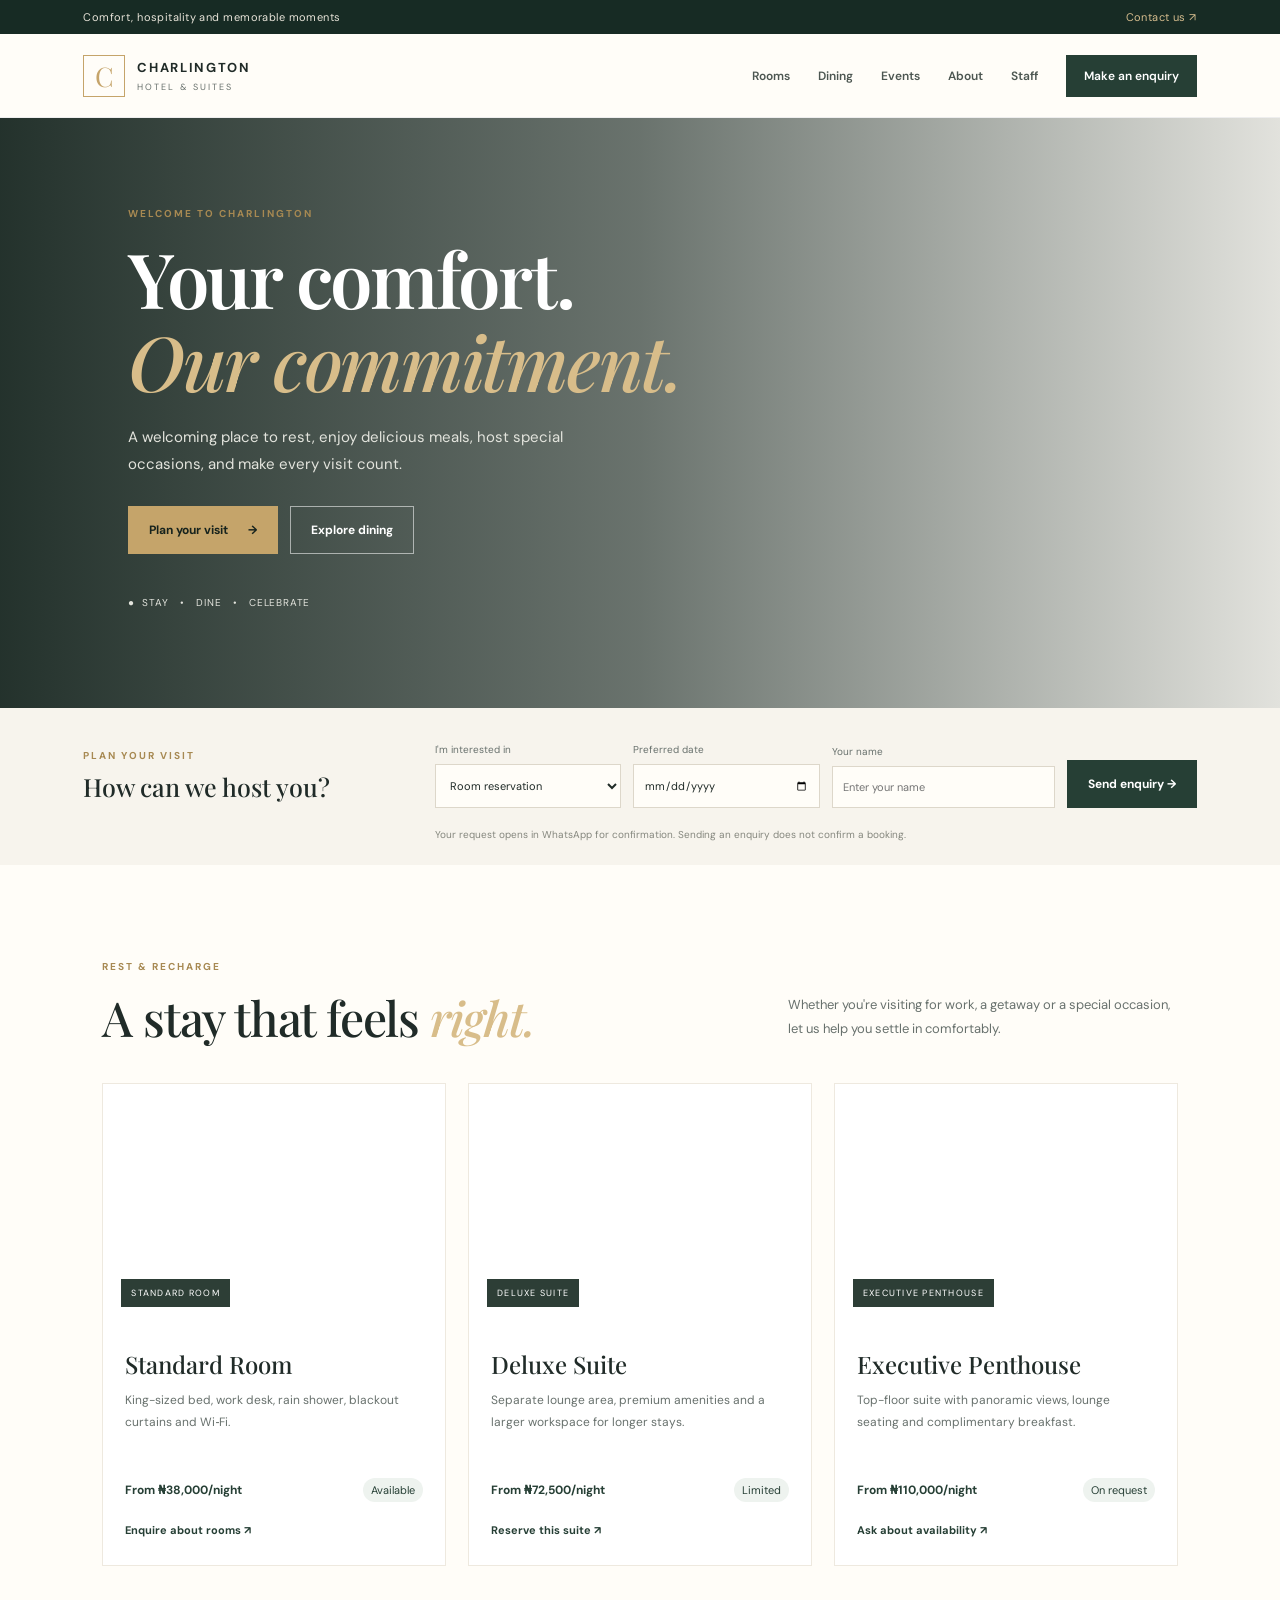
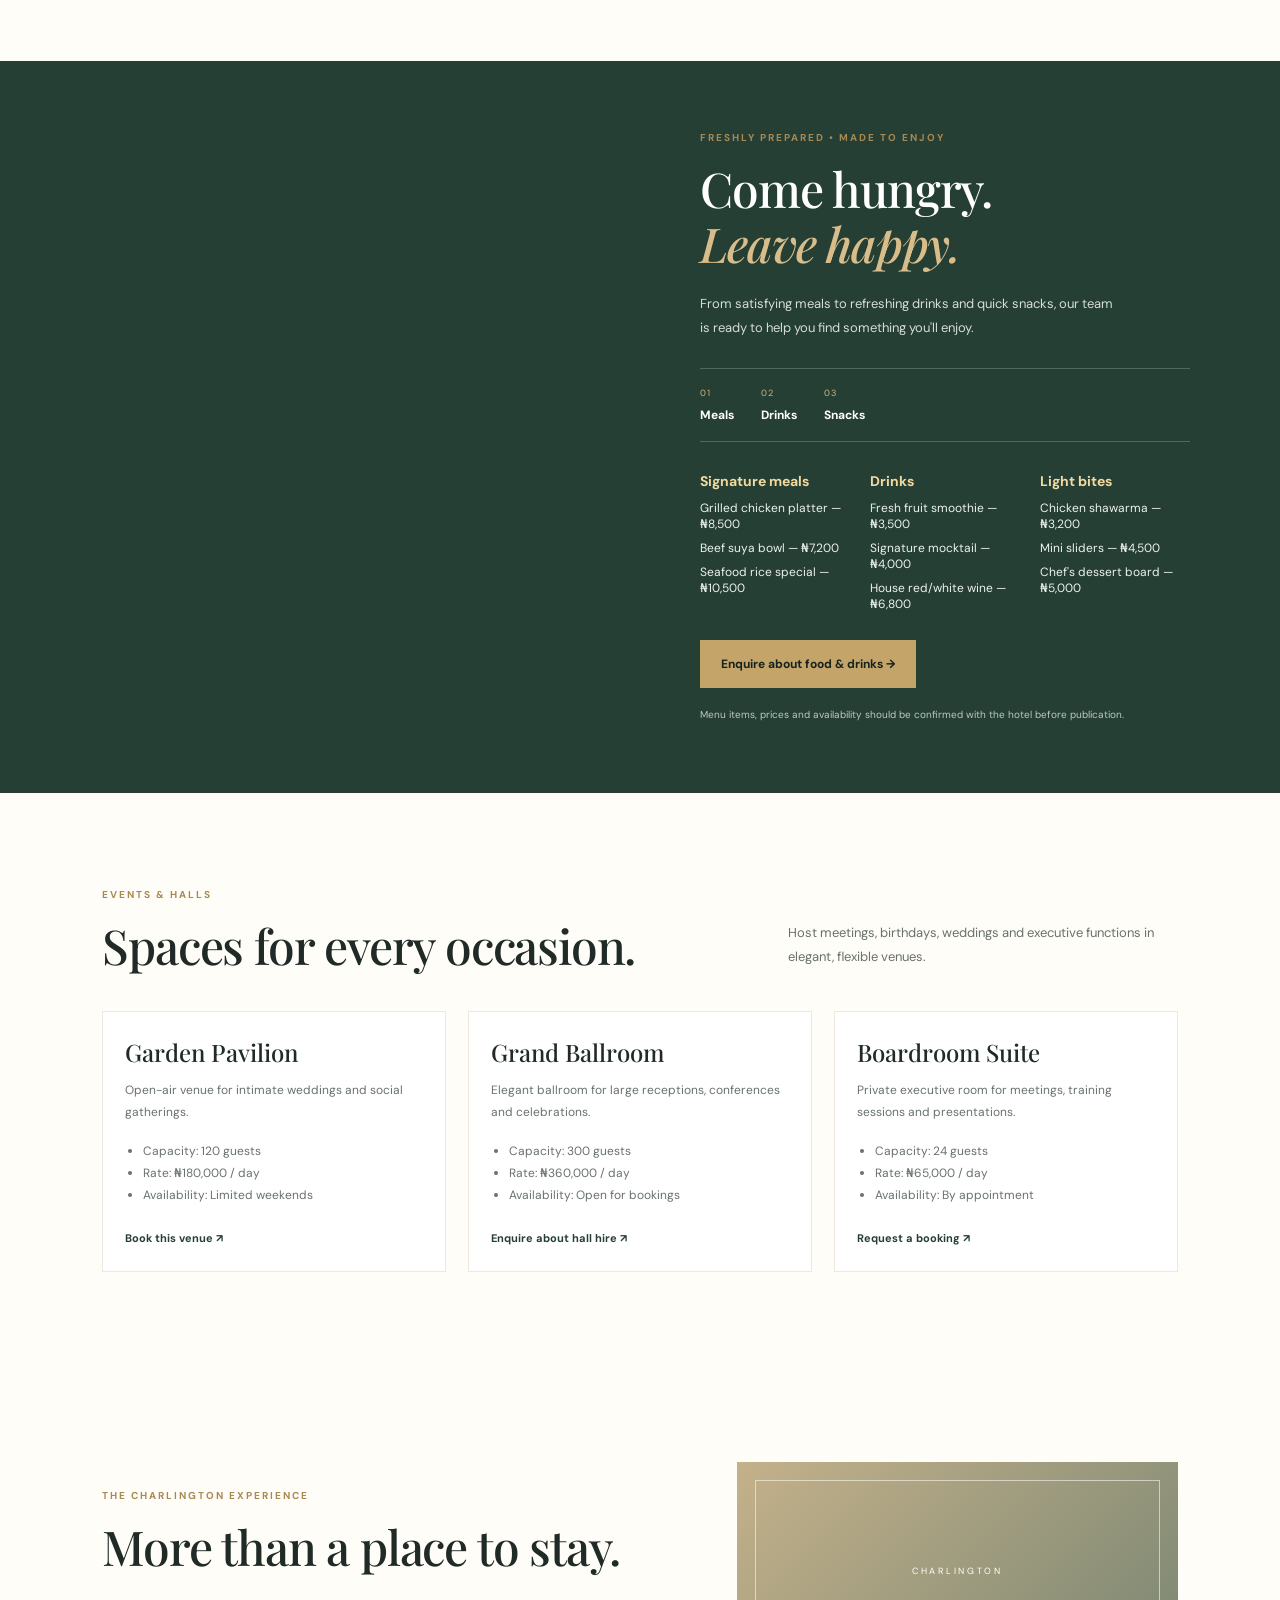
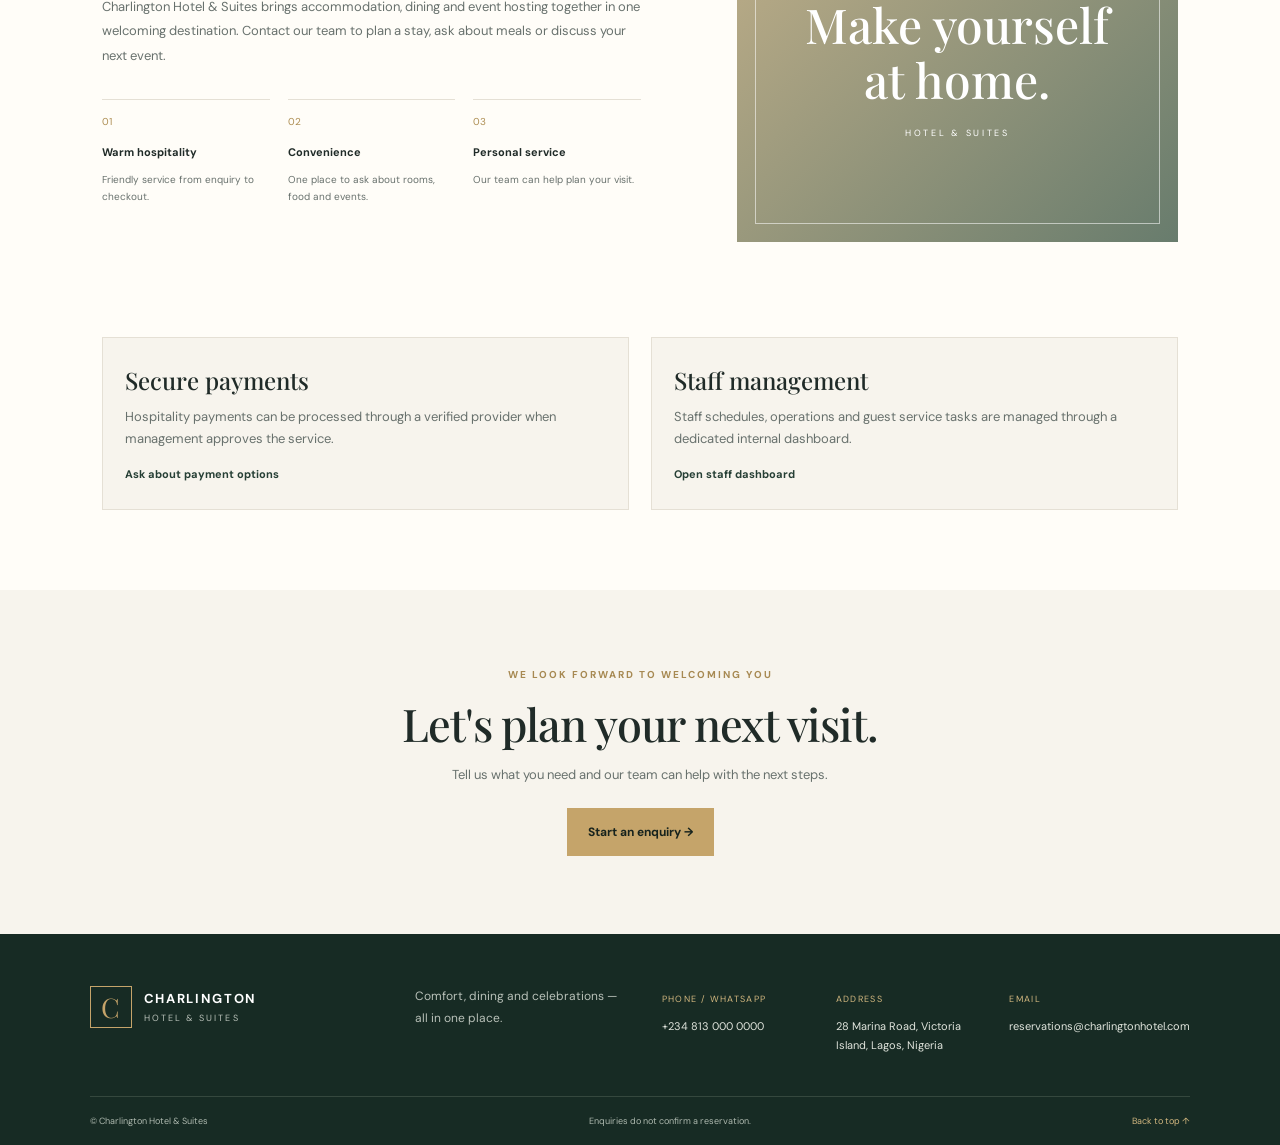
<file: index.html>
<!DOCTYPE html>
<html lang="en">
  <head>
    <meta charset="UTF-8" />
    <meta name="viewport" content="width=device-width, initial-scale=1.0" />
    <meta
      name="description"
      content="Charlington Hotel & Suites — rooms, dining, events, and hospitality."
    />
    <title>Charlington Hotel & Suites | Stay • Dine • Celebrate</title>

    <link rel="preconnect" href="https://fonts.googleapis.com" />
    <link rel="preconnect" href="https://fonts.gstatic.com" crossorigin />
    <link
      href="https://fonts.googleapis.com/css2?family=DM+Sans:wght@400;500;600;700&family=Playfair+Display:wght@500;600;700&display=swap"
      rel="stylesheet"
    />

    <link rel="stylesheet" href="style.css" />
  </head>
  <body>
    <div class="topbar">
      <span>Comfort, hospitality and memorable moments</span>
      <a href="#contact">Contact us ↗</a>
    </div>

    <header class="header">
      <a class="brand" href="#home" aria-label="Charlington Home">
        <span class="monogram">C</span>
        <span>
          <b>CHARLINGTON</b>
          <small>HOTEL &amp; SUITES</small>
        </span>
      </a>

      <button class="menu-toggle" id="menuToggle" aria-label="Toggle navigation" aria-expanded="false">
        ☰
      </button>

      <nav id="nav" aria-label="Main navigation">
        <a href="#rooms">Rooms</a>
        <a href="#dining">Dining</a>
        <a href="#events">Events</a>
        <a href="#about">About</a>
        <a href="staff-dashboard.html">Staff</a>
        <a class="nav-button" href="#booking">Make an enquiry</a>
      </nav>
    </header>

    <main>
      <section class="hero" id="home">
        <div class="hero-inner">
          <p class="eyebrow">WELCOME TO CHARLINGTON</p>
          <h1>
            Your comfort.<br />
            <em>Our commitment.</em>
          </h1>
          <p class="hero-copy">
            A welcoming place to rest, enjoy delicious meals, host special occasions,
            and make every visit count.
          </p>

          <div class="actions">
            <a class="button gold" href="#booking">Plan your visit <span>→</span></a>
            <a class="button outline" href="#dining">Explore dining</a>
          </div>

          <p class="hero-note">● &nbsp;STAY &nbsp; • &nbsp; DINE &nbsp; • &nbsp; CELEBRATE</p>
        </div>
      </section>

      <section class="booking" id="booking">
        <div>
          <p class="eyebrow">PLAN YOUR VISIT</p>
          <h2>How can we host you?</h2>
        </div>

        <form id="bookingForm">
          <label>
            I'm interested in
            <select id="bookingType">
              <option>Room reservation</option>
              <option>Food or drink order</option>
              <option>Hall or event booking</option>
              <option>General enquiry</option>
            </select>
          </label>

          <label>
            Preferred date
            <input id="bookingDate" type="date" />
          </label>

          <label>
            Your name
            <input id="guestName" required placeholder="Enter your name" />
          </label>

          <button class="button dark" type="submit">Send enquiry →</button>
        </form>

        <p class="form-help">
          Your request opens in WhatsApp for confirmation. Sending an enquiry does not
          confirm a booking.
        </p>
      </section>

      <section class="section" id="rooms">
        <div class="section-heading">
          <div>
            <p class="eyebrow">REST &amp; RECHARGE</p>
            <h2>A stay that feels <em>right.</em></h2>
          </div>
          <p>
            Whether you're visiting for work, a getaway or a special occasion, let us
            help you settle in comfortably.
          </p>
        </div>

        <div class="cards room-grid">
          <article class="room-card">
            <div class="card-image room">
              <span>STANDARD ROOM</span>
            </div>
            <div class="card-copy">
              <h3>Standard Room</h3>
              <p>King-sized bed, work desk, rain shower, blackout curtains and Wi‑Fi.</p>
              <div class="price-row">
                <strong>From ₦38,000/night</strong>
                <span>Available</span>
              </div>
              <a href="#booking" data-type="Room reservation">Enquire about rooms ↗</a>
            </div>
          </article>

          <article class="room-card">
            <div class="card-image suite">
              <span>DELUXE SUITE</span>
            </div>
            <div class="card-copy">
              <h3>Deluxe Suite</h3>
              <p>Separate lounge area, premium amenities and a larger workspace for longer stays.</p>
              <div class="price-row">
                <strong>From ₦72,500/night</strong>
                <span>Limited</span>
              </div>
              <a href="#booking" data-type="Room reservation">Reserve this suite ↗</a>
            </div>
          </article>

          <article class="room-card">
            <div class="card-image executive">
              <span>EXECUTIVE PENTHOUSE</span>
            </div>
            <div class="card-copy">
              <h3>Executive Penthouse</h3>
              <p>Top-floor suite with panoramic views, lounge seating and complimentary breakfast.</p>
              <div class="price-row">
                <strong>From ₦110,000/night</strong>
                <span>On request</span>
              </div>
              <a href="#booking" data-type="Room reservation">Ask about availability ↗</a>
            </div>
          </article>
        </div>
      </section>

      <section class="dining-feature" id="dining">
        <div class="dining-photo" role="img" aria-label="Restaurant dining"></div>

        <div class="dining-copy">
          <p class="eyebrow">FRESHLY PREPARED • MADE TO ENJOY</p>
          <h2>Come hungry.<br /><em>Leave happy.</em></h2>
          <p>
            From satisfying meals to refreshing drinks and quick snacks, our team is
            ready to help you find something you'll enjoy.
          </p>

          <div class="menu-types">
            <span>01 <b>Meals</b></span>
            <span>02 <b>Drinks</b></span>
            <span>03 <b>Snacks</b></span>
          </div>

          <div class="menu-list">
            <div>
              <h4>Signature meals</h4>
              <ul>
                <li>Grilled chicken platter — ₦8,500</li>
                <li>Beef suya bowl — ₦7,200</li>
                <li>Seafood rice special — ₦10,500</li>
              </ul>
            </div>
            <div>
              <h4>Drinks</h4>
              <ul>
                <li>Fresh fruit smoothie — ₦3,500</li>
                <li>Signature mocktail — ₦4,000</li>
                <li>House red/white wine — ₦6,800</li>
              </ul>
            </div>
            <div>
              <h4>Light bites</h4>
              <ul>
                <li>Chicken shawarma — ₦3,200</li>
                <li>Mini sliders — ₦4,500</li>
                <li>Chef's dessert board — ₦5,000</li>
              </ul>
            </div>
          </div>

          <a class="button gold" href="#booking" data-type="Food or drink order">
            Enquire about food &amp; drinks →
          </a>

          <small>
            Menu items, prices and availability should be confirmed with the hotel before publication.
          </small>
        </div>
      </section>

      <section class="section" id="events">
        <div class="section-heading">
          <div>
            <p class="eyebrow">EVENTS &amp; HALLS</p>
            <h2>Spaces for every occasion.</h2>
          </div>
          <p>
            Host meetings, birthdays, weddings and executive functions in elegant, flexible venues.
          </p>
        </div>

        <div class="event-layout">
          <div class="event-card">
            <h3>Garden Pavilion</h3>
            <p>Open-air venue for intimate weddings and social gatherings.</p>
            <ul>
              <li>Capacity: 120 guests</li>
              <li>Rate: ₦180,000 / day</li>
              <li>Availability: Limited weekends</li>
            </ul>
            <a href="#booking" data-type="Hall or event booking">Book this venue ↗</a>
          </div>

          <div class="event-card">
            <h3>Grand Ballroom</h3>
            <p>Elegant ballroom for large receptions, conferences and celebrations.</p>
            <ul>
              <li>Capacity: 300 guests</li>
              <li>Rate: ₦360,000 / day</li>
              <li>Availability: Open for bookings</li>
            </ul>
            <a href="#booking" data-type="Hall or event booking">Enquire about hall hire ↗</a>
          </div>

          <div class="event-card">
            <h3>Boardroom Suite</h3>
            <p>Private executive room for meetings, training sessions and presentations.</p>
            <ul>
              <li>Capacity: 24 guests</li>
              <li>Rate: ₦65,000 / day</li>
              <li>Availability: By appointment</li>
            </ul>
            <a href="#booking" data-type="Hall or event booking">Request a booking ↗</a>
          </div>
        </div>
      </section>

      <section class="section about" id="about">
        <div>
          <p class="eyebrow">THE CHARLINGTON EXPERIENCE</p>
          <h2>More than a place to stay.</h2>
          <p class="about-text">
            Charlington Hotel &amp; Suites brings accommodation, dining and event hosting
            together in one welcoming destination. Contact our team to plan a stay, ask
            about meals or discuss your next event.
          </p>

          <div class="values">
            <div>
              <span>01</span>
              <b>Warm hospitality</b>
              <p>Friendly service from enquiry to checkout.</p>
            </div>

            <div>
              <span>02</span>
              <b>Convenience</b>
              <p>One place to ask about rooms, food and events.</p>
            </div>

            <div>
              <span>03</span>
              <b>Personal service</b>
              <p>Our team can help plan your visit.</p>
            </div>
          </div>
        </div>

        <div class="about-art">
          <div>
            <span>CHARLINGTON</span>
            <strong>Make yourself<br />at home.</strong>
            <small>HOTEL &amp; SUITES</small>
          </div>
        </div>
      </section>

      <section class="feature-strip">
        <article>
          <h3>Secure payments</h3>
          <p>Hospitality payments can be processed through a verified provider when management approves the service.</p>
          <a href="#contact">Ask about payment options</a>
        </article>
        <article>
          <h3>Staff management</h3>
          <p>Staff schedules, operations and guest service tasks are managed through a dedicated internal dashboard.</p>
          <a href="staff-dashboard.html">Open staff dashboard</a>
        </article>
      </section>

      <section class="cta">
        <p class="eyebrow">WE LOOK FORWARD TO WELCOMING YOU</p>
        <h2>Let's plan your next visit.</h2>
        <p>Tell us what you need and our team can help with the next steps.</p>
        <a class="button gold" href="#booking">Start an enquiry →</a>
      </section>
    </main>

    <footer id="contact">
      <div class="footer-main">
        <a class="brand footer-brand" href="#home">
          <span class="monogram">C</span>
          <span>
            <b>CHARLINGTON</b>
            <small>HOTEL &amp; SUITES</small>
          </span>
        </a>

        <p>Comfort, dining and celebrations — all in one place.</p>

        <div class="contact-details">
          <div>
            <span>PHONE / WHATSAPP</span>
            <a id="phoneLink" href="tel:+2348130000000">+234 813 000 0000</a>
          </div>

          <div>
            <span>ADDRESS</span>
            <p id="hotelAddress">28 Marina Road, Victoria Island, Lagos, Nigeria</p>
          </div>

          <div>
            <span>EMAIL</span>
            <a id="emailLink" href="mailto:reservations@charlingtonhotel.com">reservations@charlingtonhotel.com</a>
          </div>
        </div>
      </div>

      <div class="footer-bottom">
        <span>© <span id="year"></span> Charlington Hotel &amp; Suites</span>
        <span>Enquiries do not confirm a reservation.</span>
        <a href="#home">Back to top ↑</a>
      </div>
    </footer>

    <script src="script.js"></script>
  </body>
</html>
</file>
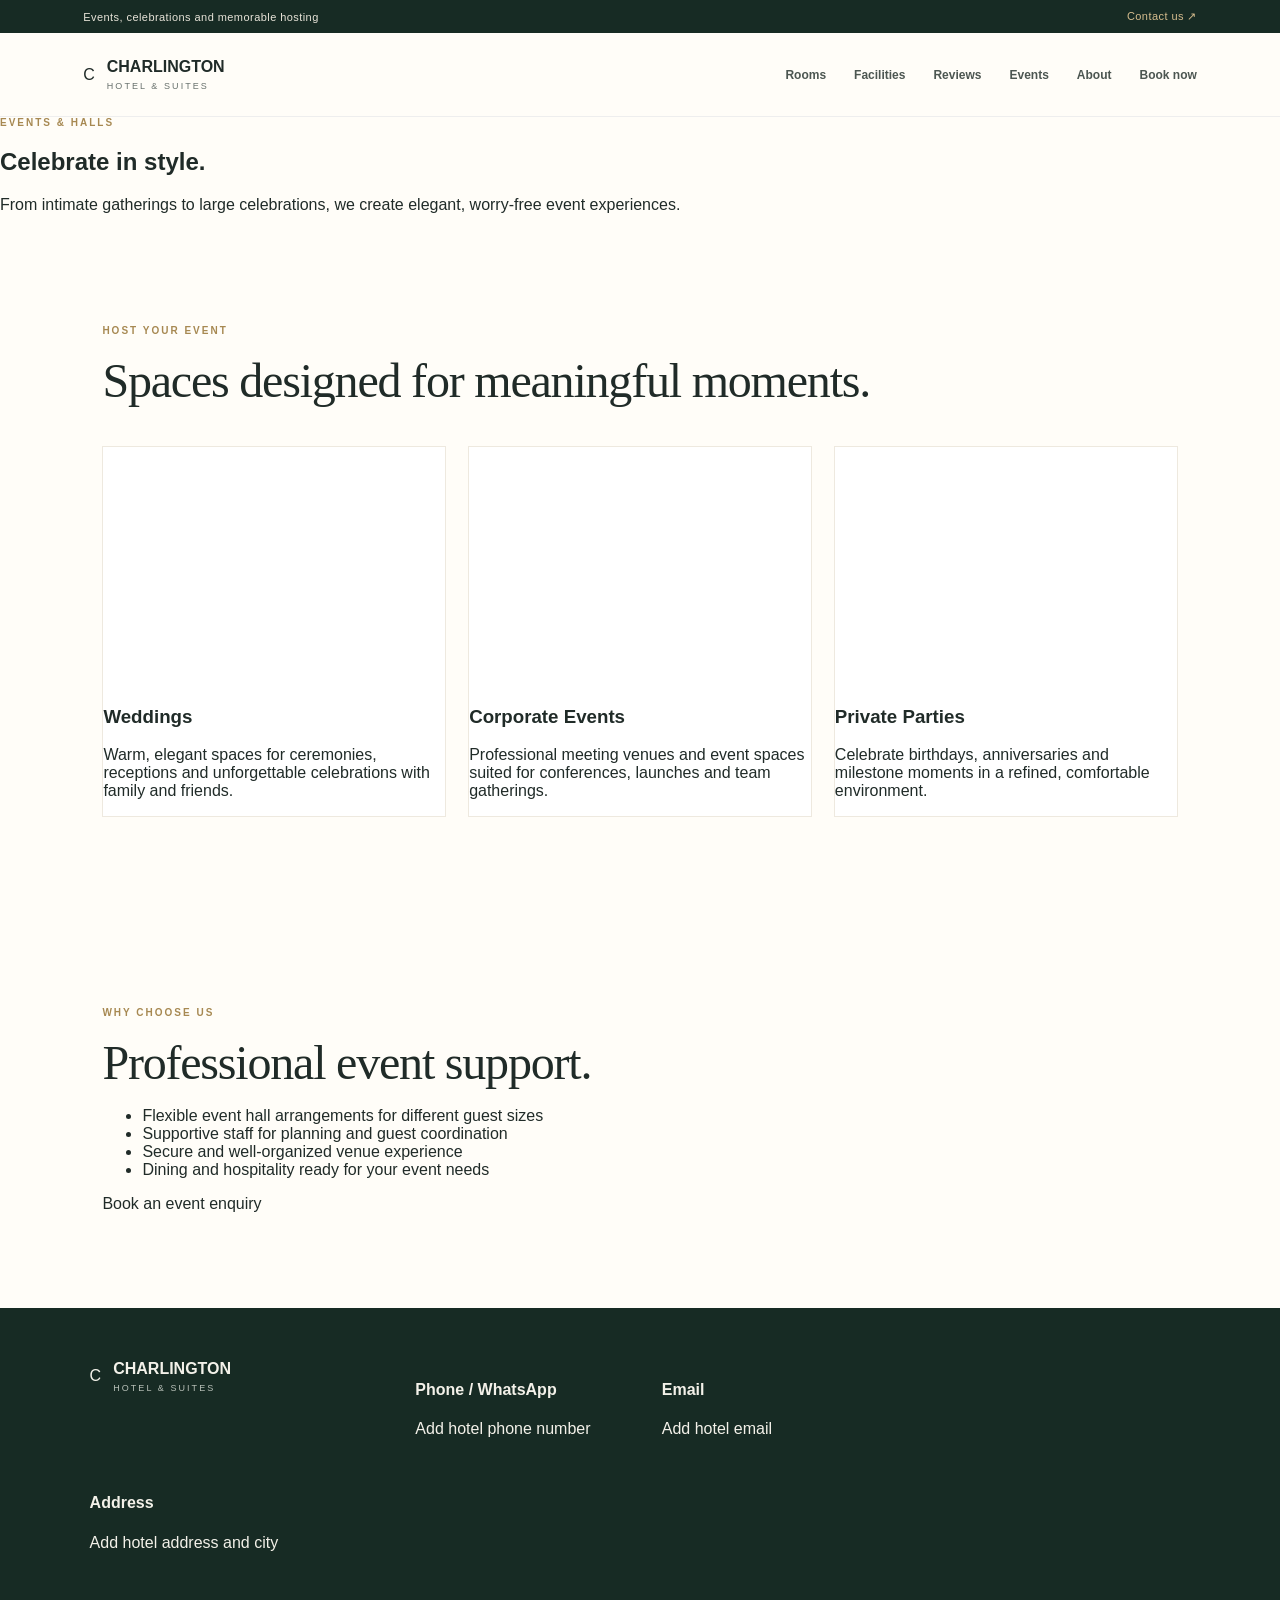
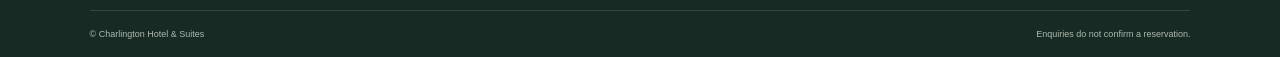
<file: about.html>
<!DOCTYPE html>
<html lang="en">
<head>
  <meta charset="UTF-8" />
  <meta name="viewport" content="width=device-width, initial-scale=1.0" />
  <meta name="description" content="Charlington Hotel & Suites event hall and celebration spaces for private parties, weddings and corporate events." />
  <title>Events & Halls | Charlington Hotel & Suites</title>
  <link rel="preconnect" href="https://fonts.googleapis.com" />
  <link rel="preconnect" href="https://fonts.gstatic.com" crossorigin />
  <link href="https://fonts.googleapis.com/css2?family=Cormorant+Garamond:wght@500;600;700&family=Inter:wght@400;500;600;700&display=swap" rel="stylesheet" />
  <link rel="stylesheet" href="style.css" />
</head>
<body>
  <div class="topbar">
    <span>Events, celebrations and memorable hosting</span>
    <a href="index.html#contact">Contact us ↗</a>
  </div>

  <header class="header">
    <a href="index.html" class="brand" aria-label="Charlington Hotel home">
      <span class="logo">C</span>
      <span>
        <strong>CHARLINGTON</strong>
        <small>HOTEL &amp; SUITES</small>
      </span>
    </a>

    <button class="menu-toggle" id="menuToggle" aria-label="Toggle menu">☰</button>

    <nav class="nav" id="nav">
      <a href="index.html#rooms">Rooms</a>
      <a href="index.html#facilities">Facilities</a>
      <a href="index.html#reviews">Reviews</a>
      <a href="events.html" class="active">Events</a>
      <a href="about.html">About</a>
      <a href="index.html#booking" class="btn nav-btn">Book now</a>
    </nav>
  </header>

  <main>
    <section class="page-hero events-hero">
      <div class="page-hero-content">
        <p class="eyebrow">EVENTS &amp; HALLS</p>
        <h1>Celebrate in style.</h1>
        <p>From intimate gatherings to large celebrations, we create elegant, worry-free event experiences.</p>
      </div>
    </section>

    <section class="section">
      <div class="section-heading">
        <div>
          <p class="eyebrow">HOST YOUR EVENT</p>
          <h2>Spaces designed for meaningful moments.</h2>
        </div>
      </div>

      <div class="cards">
        <article class="card">
          <div class="card-image room"></div>
          <div class="card-body">
            <h3>Weddings</h3>
            <p>Warm, elegant spaces for ceremonies, receptions and unforgettable celebrations with family and friends.</p>
          </div>
        </article>

        <article class="card">
          <div class="card-image events"></div>
          <div class="card-body">
            <h3>Corporate Events</h3>
            <p>Professional meeting venues and event spaces suited for conferences, launches and team gatherings.</p>
          </div>
        </article>

        <article class="card">
          <div class="card-image dining"></div>
          <div class="card-body">
            <h3>Private Parties</h3>
            <p>Celebrate birthdays, anniversaries and milestone moments in a refined, comfortable environment.</p>
          </div>
        </article>
      </div>
    </section>

    <section class="section feature alt-feature">
      <div class="feature-copy">
        <p class="eyebrow">WHY CHOOSE US</p>
        <h2>Professional event support.</h2>
        <ul class="facility-list">
          <li>Flexible event hall arrangements for different guest sizes</li>
          <li>Supportive staff for planning and guest coordination</li>
          <li>Secure and well-organized venue experience</li>
          <li>Dining and hospitality ready for your event needs</li>
        </ul>
        <a href="index.html#booking" class="btn primary-btn">Book an event enquiry</a>
      </div>
      <div class="feature-image event-image"></div>
    </section>
  </main>

  <footer id="contact">
    <div class="footer-main">
      <div class="brand footer-brand">
        <span class="logo">C</span>
        <span>
          <strong>CHARLINGTON</strong>
          <small>HOTEL &amp; SUITES</small>
        </span>
      </div>

      <div>
        <h4>Phone / WhatsApp</h4>
        <a href="#">Add hotel phone number</a>
      </div>

      <div>
        <h4>Email</h4>
        <a href="#">Add hotel email</a>
      </div>

      <div>
        <h4>Address</h4>
        <p>Add hotel address and city</p>
      </div>
    </div>

    <div class="footer-bottom">
      <span>© <span id="year"></span> Charlington Hotel &amp; Suites</span>
      <span>Enquiries do not confirm a reservation.</span>
    </div>
  </footer>

  <script src="script.js"></script>
</body>
</html>
</file>
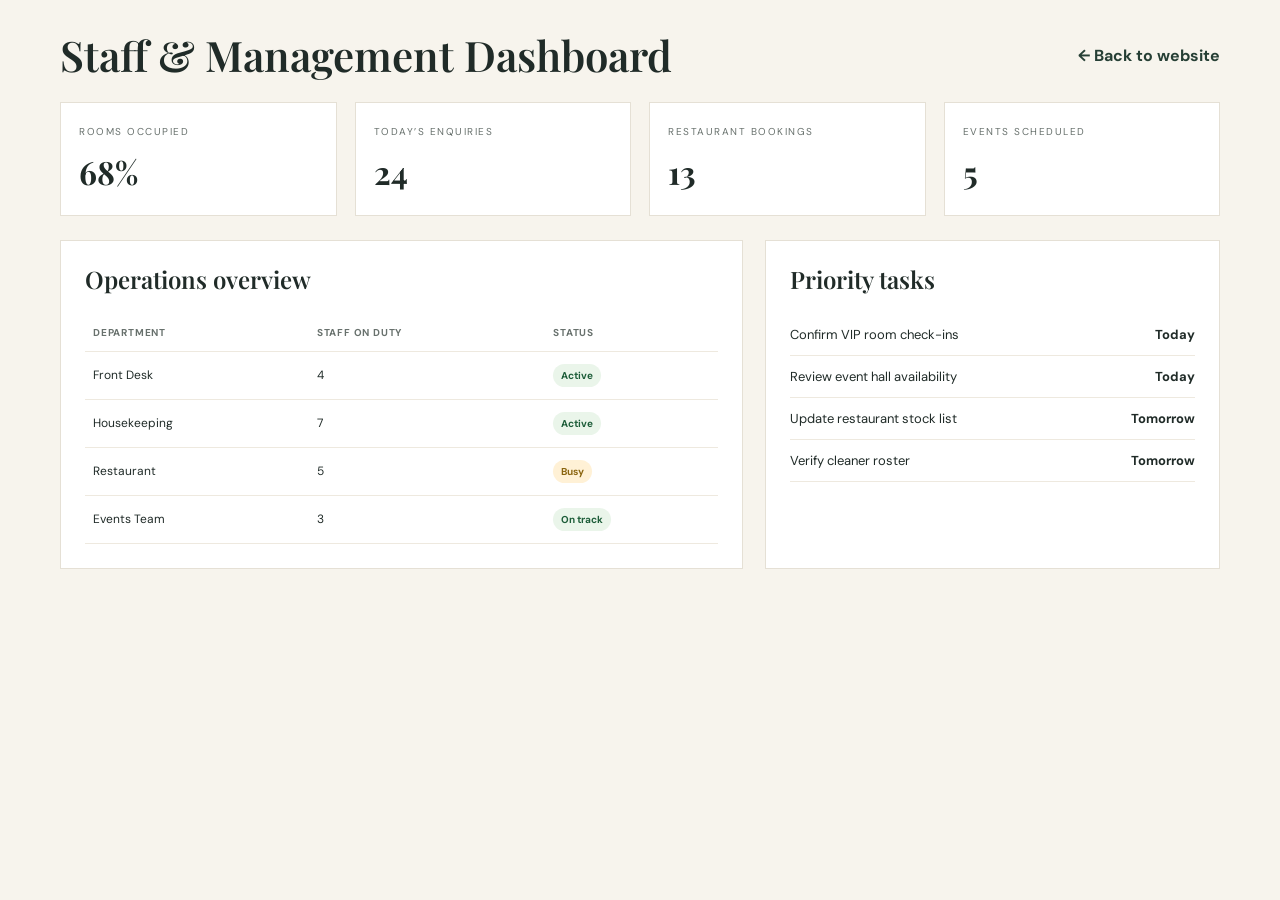
<file: staff-dashboard.html>
<!DOCTYPE html>
<html lang="en">
  <head>
    <meta charset="UTF-8" />
    <meta name="viewport" content="width=device-width, initial-scale=1.0" />
    <title>Charlington Staff Dashboard</title>
    <link rel="preconnect" href="https://fonts.googleapis.com" />
    <link rel="preconnect" href="https://fonts.gstatic.com" crossorigin />
    <link
      href="https://fonts.googleapis.com/css2?family=DM+Sans:wght@400;500;600;700&family=Playfair+Display:wght@500;600;700&display=swap"
      rel="stylesheet"
    />
    <link rel="stylesheet" href="style.css" />
    <style>
      body {
        margin: 0;
        font-family: "DM Sans", Arial, sans-serif;
        background: #f7f4ed;
        color: #202b28;
      }

      .dashboard-shell {
        max-width: 1200px;
        margin: 32px auto;
        padding: 0 20px 40px;
      }

      .dashboard-header {
        display: flex;
        align-items: center;
        justify-content: space-between;
        gap: 20px;
        margin-bottom: 24px;
      }

      .dashboard-header h1 {
        font: 600 42px/1.1 "Playfair Display", Georgia, serif;
        margin: 0;
      }

      .dashboard-header a {
        color: #263f35;
        font-weight: 700;
      }

      .stats {
        display: grid;
        grid-template-columns: repeat(4, minmax(0, 1fr));
        gap: 18px;
        margin-bottom: 24px;
      }

      .stat {
        background: white;
        border: 1px solid #e5e0d5;
        padding: 22px 18px;
      }

      .stat span {
        display: block;
        font-size: 10px;
        letter-spacing: 0.15em;
        text-transform: uppercase;
        color: #68716d;
        margin-bottom: 12px;
      }

      .stat strong {
        font-size: 32px;
        font-family: "Playfair Display", Georgia, serif;
      }

      .panel-grid {
        display: grid;
        grid-template-columns: 1.2fr 0.8fr;
        gap: 22px;
      }

      .panel {
        background: white;
        border: 1px solid #e5e0d5;
        padding: 24px;
      }

      .panel h2 {
        margin: 0 0 20px;
        font: 600 24px/1.2 "Playfair Display", Georgia, serif;
      }

      .table {
        width: 100%;
        border-collapse: collapse;
      }

      .table th,
      .table td {
        text-align: left;
        padding: 12px 8px;
        border-bottom: 1px solid #eee9df;
        font-size: 12px;
      }

      .table th {
        color: #68716d;
        letter-spacing: 0.08em;
        text-transform: uppercase;
        font-size: 10px;
      }

      .badge {
        display: inline-block;
        padding: 5px 8px;
        border-radius: 999px;
        font-size: 10px;
        font-weight: 700;
      }

      .badge.on {
        background: #eaf5ea;
        color: #1d5d39;
      }

      .badge.alert {
        background: #fff1d6;
        color: #8a6510;
      }

      .task-list {
        list-style: none;
        margin: 0;
        padding: 0;
      }

      .task-list li {
        padding: 12px 0;
        border-bottom: 1px solid #eee9df;
        display: flex;
        justify-content: space-between;
        gap: 12px;
        font-size: 13px;
      }

      @media (max-width: 760px) {
        .stats,
        .panel-grid {
          grid-template-columns: 1fr;
        }

        .dashboard-header {
          flex-direction: column;
          align-items: flex-start;
        }
      }
    </style>
  </head>
  <body>
    <div class="dashboard-shell">
      <header class="dashboard-header">
        <h1>Staff &amp; Management Dashboard</h1>
        <a href="index.html">← Back to website</a>
      </header>

      <section class="stats">
        <div class="stat">
          <span>Rooms occupied</span>
          <strong>68%</strong>
        </div>
        <div class="stat">
          <span>Today’s enquiries</span>
          <strong>24</strong>
        </div>
        <div class="stat">
          <span>Restaurant bookings</span>
          <strong>13</strong>
        </div>
        <div class="stat">
          <span>Events scheduled</span>
          <strong>5</strong>
        </div>
      </section>

      <section class="panel-grid">
        <div class="panel">
          <h2>Operations overview</h2>
          <table class="table">
            <thead>
              <tr>
                <th>Department</th>
                <th>Staff on duty</th>
                <th>Status</th>
              </tr>
            </thead>
            <tbody>
              <tr>
                <td>Front Desk</td>
                <td>4</td>
                <td><span class="badge on">Active</span></td>
              </tr>
              <tr>
                <td>Housekeeping</td>
                <td>7</td>
                <td><span class="badge on">Active</span></td>
              </tr>
              <tr>
                <td>Restaurant</td>
                <td>5</td>
                <td><span class="badge alert">Busy</span></td>
              </tr>
              <tr>
                <td>Events Team</td>
                <td>3</td>
                <td><span class="badge on">On track</span></td>
              </tr>
            </tbody>
          </table>
        </div>

        <div class="panel">
          <h2>Priority tasks</h2>
          <ul class="task-list">
            <li><span>Confirm VIP room check-ins</span><strong>Today</strong></li>
            <li><span>Review event hall availability</span><strong>Today</strong></li>
            <li><span>Update restaurant stock list</span><strong>Tomorrow</strong></li>
            <li><span>Verify cleaner roster</span><strong>Tomorrow</strong></li>
          </ul>
        </div>
      </section>
    </div>
  </body>
</html>
</file>
<file: style.css>
:root {
  --ink: #202b28;
  --muted: #68716d;
  --cream: #f7f4ed;
  --paper: #fffdf8;
  --green: #263f35;
  --deep: #172b24;
  --gold: #c5a46a;
  --line: #e5e0d5;
  --serif: "Playfair Display", Georgia, serif;
  --sans: "DM Sans", Arial, sans-serif;
}

* {
  box-sizing: border-box;
}

html {
  scroll-behavior: smooth;
  scroll-padding-top: 90px;
}

body {
  margin: 0;
  color: var(--ink);
  font-family: var(--sans);
  background: var(--paper);
}

a {
  color: inherit;
  text-decoration: none;
}

button,
input,
select {
  font: inherit;
}

.topbar {
  display: flex;
  justify-content: space-between;
  align-items: center;
  padding: 10px 6.5%;
  background: var(--deep);
  color: #e8e4d9;
  font-size: 11px;
  letter-spacing: 0.04em;
}

.topbar a {
  color: #d6bd8e;
}

.header {
  height: 84px;
  padding: 0 6.5%;
  display: flex;
  align-items: center;
  justify-content: space-between;
  background: var(--paper);
  position: sticky;
  top: 0;
  z-index: 20;
  border-bottom: 1px solid #eee;
}

.brand {
  display: flex;
  align-items: center;
  gap: 12px;
}

.monogram {
  width: 42px;
  height: 42px;
  display: grid;
  place-items: center;
  border: 1px solid var(--gold);
  color: var(--gold);
  font: 27px var(--serif);
}

.brand b,
.brand small {
  display: block;
  letter-spacing: 0.13em;
}

.brand b {
  font-size: 13px;
}

.brand small {
  font-size: 9px;
  color: var(--muted);
  margin-top: 5px;
  letter-spacing: 0.23em;
}

nav {
  display: flex;
  align-items: center;
  gap: 28px;
  font-size: 12px;
  font-weight: 600;
}

nav a:not(.nav-button) {
  color: #4c5651;
}

nav a:hover,
.card-copy a:hover,
.feature-strip a:hover {
  color: #a58042;
}

.nav-button {
  padding: 13px 18px;
  background: var(--green);
  color: white;
}

.menu-toggle {
  display: none;
  border: 0;
  background: none;
  font-size: 25px;
  cursor: pointer;
  color: var(--green);
}

.hero {
  min-height: 590px;
  display: flex;
  align-items: center;
  padding: 75px 10%;
  color: white;
  background:
    linear-gradient(90deg, rgba(14, 30, 24, 0.91), rgba(14, 30, 24, 0.62) 50%, rgba(14, 30, 24, 0.12)),
    url("https://images.unsplash.com/photo-1611892440504-42a792e24d32?auto=format&fit=crop&w=2000&q=85")
      center/cover;
}

.hero-inner {
  max-width: 650px;
}

.eyebrow {
  font-size: 10px;
  letter-spacing: 0.2em;
  font-weight: 700;
  color: #a78952;
  margin: 0 0 17px;
}

.hero h1 {
  font: 600 clamp(44px, 6vw, 76px) / 1.08 var(--serif);
  letter-spacing: -0.03em;
  margin: 0;
}

.hero h1 em,
.section h2 em,
.dining-copy h2 em {
  font-weight: 500;
  color: #d8bd8a;
}

.hero-copy {
  max-width: 460px;
  color: #e3e4dd;
  font-size: 15px;
  line-height: 1.8;
  margin: 22px 0 28px;
}

.actions {
  display: flex;
  gap: 12px;
  flex-wrap: wrap;
}

.button {
  min-height: 48px;
  padding: 0 20px;
  display: inline-flex;
  align-items: center;
  justify-content: center;
  gap: 20px;
  font-size: 12px;
  font-weight: 700;
  border: 1px solid transparent;
  cursor: pointer;
  transition: 0.2s;
}

.gold {
  background: var(--gold);
  color: #17231d;
}

.gold:hover {
  background: #d7bc86;
}

.outline {
  border-color: rgba(255, 255, 255, 0.55);
  color: white;
}

.outline:hover {
  background: white;
  color: var(--green);
}

.dark {
  background: var(--green);
  color: white;
}

.hero-note {
  margin-top: 42px;
  font-size: 10px;
  color: #e3e4dd;
  letter-spacing: 0.08em;
}

.booking {
  padding: 35px 6.5% 24px;
  background: var(--cream);
  display: grid;
  grid-template-columns: 1fr 2.4fr;
  gap: 20px 35px;
  align-items: center;
}

.booking h2 {
  font: 500 25px var(--serif);
  margin: 0;
}

.booking .eyebrow {
  margin-bottom: 8px;
}

form {
  display: grid;
  grid-template-columns: 1fr 1fr 1.2fr auto;
  gap: 12px;
  align-items: end;
}

label {
  font-size: 10px;
  color: var(--muted);
  display: flex;
  flex-direction: column;
  gap: 8px;
}

input,
select {
  width: 100%;
  min-width: 0;
  border: 1px solid #ddd7ca;
  background: #fffdf8;
  padding: 13px 10px;
  color: var(--ink);
  font-size: 11px;
  border-radius: 0;
}

.form-help {
  grid-column: 2;
  color: #85877e;
  font-size: 10px;
  margin: 0;
}

.section {
  padding: 95px 8%;
}

.section-heading {
  display: flex;
  justify-content: space-between;
  align-items: end;
  gap: 35px;
  margin-bottom: 38px;
}

.section h2,
.dining-copy h2,
.about h2,
.cta h2 {
  font: 500 clamp(32px, 4vw, 48px) / 1.15 var(--serif);
  margin: 0;
  letter-spacing: -0.025em;
}

.section-heading > p {
  max-width: 390px;
  color: var(--muted);
  font-size: 13px;
  line-height: 1.8;
  margin: 0 0 5px;
}

.cards {
  display: grid;
  grid-template-columns: repeat(3, 1fr);
  gap: 22px;
}

.cards article {
  background: white;
  border: 1px solid #eee9df;
}

.card-image {
  height: 240px;
  position: relative;
  background-size: cover;
  background-position: center;
}

.room {
  background-image: url("https://images.unsplash.com/photo-1611892440504-42a792e24d32?auto=format&fit=crop&w=900&q=80");
}

.suite {
  background-image: url("https://images.unsplash.com/photo-1505693416388-ac5ce068fe85?auto=format&fit=crop&w=900&q=80");
}

.executive {
  background-image: url("https://images.unsplash.com/photo-1494526585095-c41746248156?auto=format&fit=crop&w=900&q=80");
}

.card-image span {
  position: absolute;
  left: 18px;
  bottom: 17px;
  background: #192b23e8;
  padding: 8px 10px;
  color: white;
  font-size: 9px;
  letter-spacing: 0.14em;
}

.card-copy {
  padding: 24px 22px 26px;
}

.card-copy h3 {
  font: 500 24px var(--serif);
  margin: 0 0 10px;
}

.card-copy p {
  font-size: 12px;
  line-height: 1.8;
  color: var(--muted);
  min-height: 70px;
  margin: 0 0 18px;
}

.price-row {
  display: flex;
  justify-content: space-between;
  align-items: center;
  gap: 12px;
  margin: 0 0 16px;
  font-size: 11px;
}

.price-row strong {
  font-size: 12px;
  color: var(--green);
}

.price-row span {
  padding: 5px 8px;
  background: #eef3ef;
  color: var(--green);
  border-radius: 12px;
}

.card-copy a {
  font-size: 11px;
  font-weight: 700;
  color: var(--green);
}

.dining-feature {
  display: grid;
  grid-template-columns: 1fr 1fr;
  background: var(--green);
  color: white;
}

.dining-photo {
  background: url("https://images.unsplash.com/photo-1559339352-11d035aa65de?auto=format&fit=crop&w=1200&q=85")
    center/cover;
  min-height: 470px;
}

.dining-copy {
  padding: 70px clamp(32px, 7vw, 100px);
  align-self: center;
}

.dining-copy > p:not(.eyebrow) {
  color: #d5ddd5;
  font-size: 13px;
  line-height: 1.9;
  max-width: 420px;
  margin: 20px 0;
}

.menu-types {
  display: flex;
  gap: 27px;
  margin: 27px 0 30px;
  padding: 18px 0;
  border-top: 1px solid #50675b;
  border-bottom: 1px solid #50675b;
  flex-wrap: wrap;
}

.menu-types span {
  font-size: 9px;
  color: #d1b47c;
  letter-spacing: 0.08em;
}

.menu-types b {
  display: block;
  color: white;
  font-size: 12px;
  margin-top: 8px;
  letter-spacing: 0;
}

.menu-list {
  display: grid;
  grid-template-columns: repeat(3, minmax(150px, 1fr));
  gap: 20px;
  margin-bottom: 28px;
}

.menu-list h4 {
  margin: 0 0 10px;
  font-size: 14px;
  color: #f2d9a0;
}

.menu-list ul {
  list-style: none;
  margin: 0;
  padding: 0;
  display: grid;
  gap: 8px;
  color: #edf2ed;
  font-size: 12px;
}

.dining-copy small {
  display: block;
  font-size: 10px;
  line-height: 1.7;
  color: #bdc9bf;
  margin-top: 18px;
}

.event-layout {
  display: grid;
  grid-template-columns: repeat(3, 1fr);
  gap: 22px;
}

.event-card {
  background: #fff;
  border: 1px solid #eee9df;
  padding: 24px 22px;
}

.event-card h3 {
  margin: 0 0 10px;
  font: 500 24px var(--serif);
}

.event-card p,
.event-card li {
  color: var(--muted);
  font-size: 12px;
  line-height: 1.8;
}

.event-card ul {
  margin: 18px 0 20px;
  padding-left: 18px;
}

.event-card a {
  color: var(--green);
  font-weight: 700;
  font-size: 11px;
}

.about {
  display: grid;
  grid-template-columns: 1.1fr 0.9fr;
  gap: 9%;
  align-items: center;
}

.about-text {
  font-size: 13px;
  line-height: 1.9;
  color: var(--muted);
  max-width: 570px;
  margin: 20px 0 30px;
}

.values {
  display: grid;
  grid-template-columns: repeat(3, 1fr);
  gap: 18px;
}

.values div {
  border-top: 1px solid var(--line);
  padding-top: 15px;
}

.values span {
  font-size: 10px;
  color: #ad8d52;
  display: block;
  margin-bottom: 12px;
}

.values b {
  font-size: 11px;
}

.values p {
  font-size: 10px;
  line-height: 1.7;
  color: var(--muted);
}

.about-art {
  background: linear-gradient(135deg, #c4b18a, #687c6d);
  padding: 18px;
  min-height: 380px;
  display: flex;
}

.about-art > div {
  border: 1px solid rgba(255, 255, 255, 0.55);
  width: 100%;
  display: flex;
  flex-direction: column;
  justify-content: center;
  align-items: center;
  color: white;
  text-align: center;
}

.about-art span,
.about-art small {
  font-size: 9px;
  letter-spacing: 0.3em;
}

.about-art strong {
  font: 500 clamp(32px, 4vw, 48px) / 1.15 var(--serif);
  margin: 20px 0;
}

.feature-strip {
  padding: 0 8% 80px;
  display: grid;
  grid-template-columns: repeat(2, minmax(0, 1fr));
  gap: 22px;
}

.feature-strip article {
  background: var(--cream);
  border: 1px solid var(--line);
  padding: 26px 22px;
}

.feature-strip h3 {
  margin: 0 0 10px;
  font: 500 24px var(--serif);
}

.feature-strip p {
  color: var(--muted);
  line-height: 1.7;
  margin: 0 0 12px;
  font-size: 13px;
}

.feature-strip a {
  color: var(--green);
  font-weight: 700;
  font-size: 11px;
}

.cta {
  text-align: center;
  padding: 78px 20px;
  background: var(--cream);
}

.cta h2 {
  font-size: clamp(32px, 4vw, 45px);
}

.cta > p:not(.eyebrow) {
  font-size: 13px;
  color: var(--muted);
  margin: 16px 0 25px;
}

footer {
  background: var(--deep);
  color: #f3f1e9;
  padding: 52px 7% 0;
}

.footer-main {
  display: grid;
  grid-template-columns: 1.1fr 0.8fr 2fr;
  gap: 35px;
  align-items: start;
  padding-bottom: 42px;
}

.footer-brand b {
  color: white;
}

.footer-brand small {
  color: #b9c1b9;
}

.footer-main > p {
  font-size: 12px;
  line-height: 1.8;
  color: #b9c1b9;
  margin: 0;
  max-width: 210px;
}

.contact-details {
  display: grid;
  grid-template-columns: 1fr 1fr 1fr;
  gap: 20px;
}

.contact-details span {
  font-size: 9px;
  letter-spacing: 0.15em;
  color: #d2b77f;
}

.contact-details a,
.contact-details p {
  display: block;
  font-size: 11px;
  color: #e1e5dd;
  margin: 10px 0 0;
  line-height: 1.7;
}

.footer-bottom {
  border-top: 1px solid #35483e;
  padding: 18px 0;
  display: flex;
  justify-content: space-between;
  gap: 15px;
  flex-wrap: wrap;
  font-size: 9px;
  color: #aeb9af;
}

.footer-bottom a {
  color: #d2b77f;
}

@media (max-width: 980px) {
  nav {
    gap: 14px;
  }

  .booking {
    grid-template-columns: 1fr;
  }

  form {
    grid-template-columns: repeat(2, 1fr);
  }

  .form-help {
    grid-column: 1;
  }

  .section {
    padding: 72px 6%;
  }

  .card-image {
    height: 200px;
  }

  .event-layout,
  .cards,
  .menu-list {
    grid-template-columns: 1fr 1fr;
  }

  .about {
    gap: 5%;
  }

  .footer-main {
    grid-template-columns: 1fr 1fr;
  }

  .contact-details {
    grid-column: 1 / -1;
  }
}

@media (max-width: 700px) {
  .topbar {
    padding: 10px 5%;
    font-size: 9px;
  }

  .header {
    height: 72px;
    padding: 0 5%;
  }

  .monogram {
    width: 36px;
    height: 36px;
  }

  .brand b {
    font-size: 11px;
  }

  .brand small {
    font-size: 8px;
  }

  .menu-toggle {
    display: block;
  }

  nav {
    display: none;
    position: absolute;
    left: 0;
    right: 0;
    top: 72px;
    padding: 18px 5% 25px;
    background: var(--paper);
    border-bottom: 1px solid var(--line);
    flex-direction: column;
    align-items: stretch;
    gap: 0;
  }

  nav.open {
    display: flex;
  }

  nav a {
    padding: 13px 0;
  }

  nav .nav-button {
    padding: 14px;
    text-align: center;
    margin-top: 8px;
  }

  .hero {
    min-height: 540px;
    padding: 65px 7%;
    background-position: 58% center;
  }

  .hero h1 {
    font-size: 49px;
  }

  .hero-copy {
    font-size: 13px;
  }

  .booking {
    padding: 32px 6%;
  }

  form {
    grid-template-columns: 1fr 1fr;
  }

  .booking form label {
    min-width: 0;
  }

  .booking form button {
    grid-column: 1 / -1;
  }

  .section {
    padding: 62px 6%;
  }

  .section-heading {
    display: block;
  }

  .section-heading > p {
    margin-top: 18px;
  }

  .cards,
  .event-layout,
  .menu-list,
  .feature-strip {
    grid-template-columns: 1fr;
    gap: 18px;
  }

  .card-image {
    height: 235px;
  }

  .card-copy p {
    min-height: 0;
  }

  .dining-feature {
    grid-template-columns: 1fr;
  }

  .dining-photo {
    min-height: 280px;
  }

  .dining-copy {
    padding: 48px 7%;
  }

  .about {
    grid-template-columns: 1fr;
    gap: 35px;
  }

  .about-art {
    min-height: 290px;
  }

  .values {
    gap: 12px;
  }

  .values b {
    font-size: 10px;
  }

  .footer-main {
    grid-template-columns: 1fr;
    gap: 22px;
  }

  .contact-details {
    grid-template-columns: 1fr;
    gap: 15px;
  }

  .footer-bottom {
    flex-direction: column;
    gap: 10px;
  }

  .cta {
    padding: 60px 6%;
  }
}

@media (max-width: 390px) {
  .hero h1 {
    font-size: 42px;
  }

  .actions .button {
    width: 100%;
  }

  form {
    grid-template-columns: 1fr;
  }

  .booking form button {
    grid-column: 1;
  }

  .values {
    grid-template-columns: 1fr;
  }

  .values div {
    display: grid;
    grid-template-columns: 28px 1fr;
    gap: 0 8px;
  }

  .values span {
    grid-row: span 2;
  }

  .values p {
    margin: 6px 0;
  }
}
</file>
